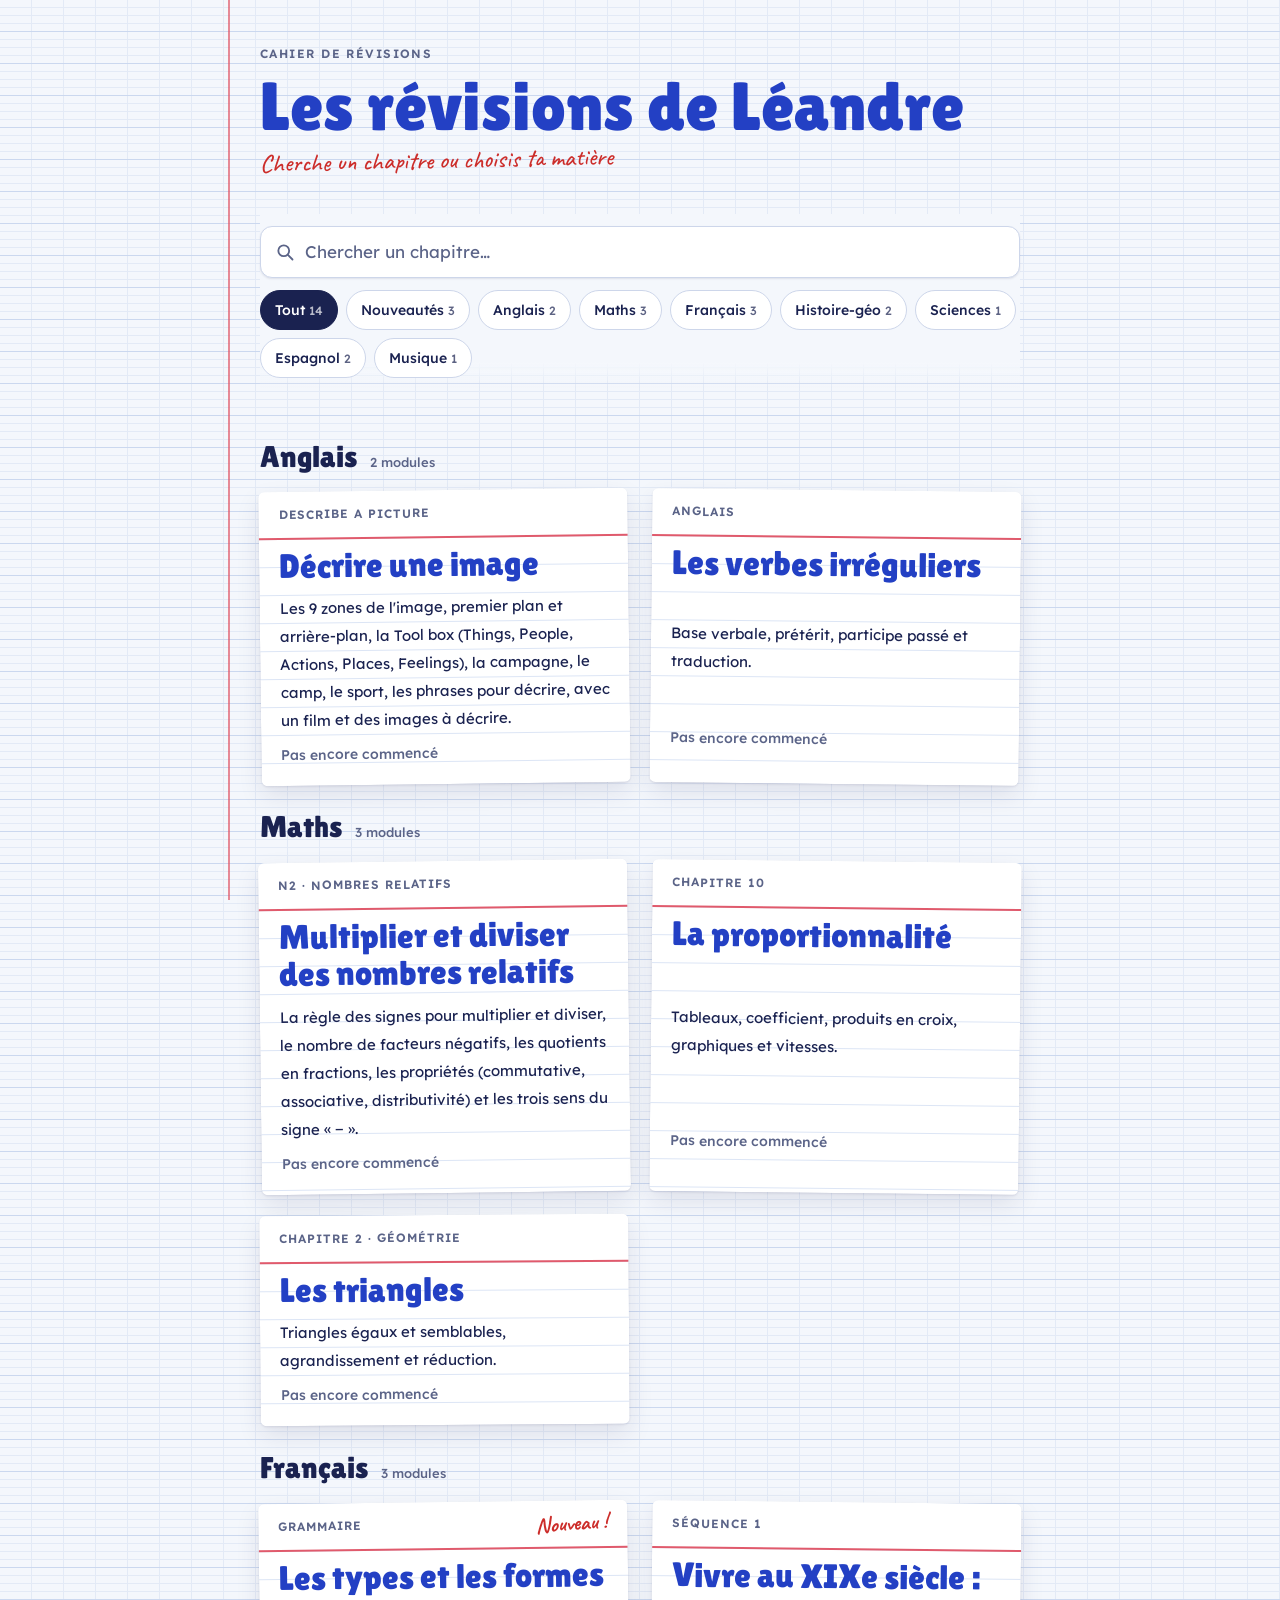
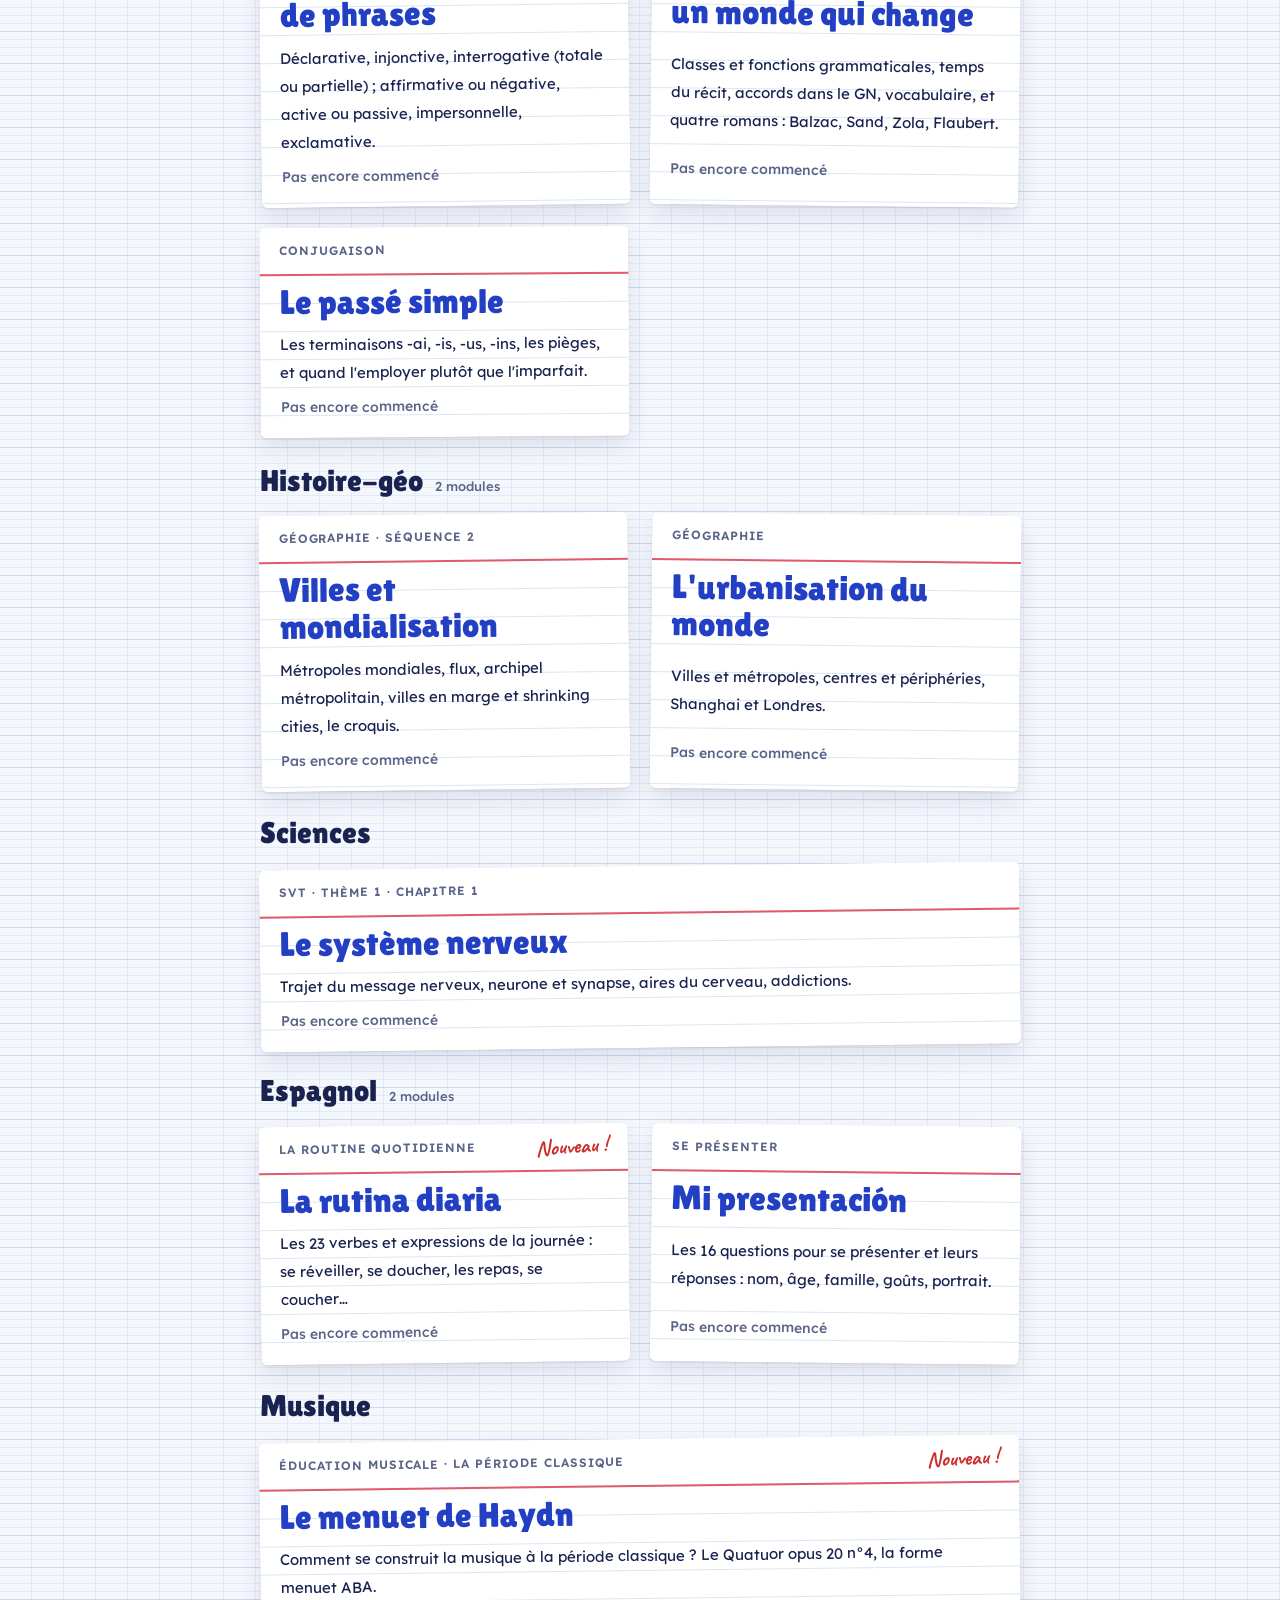
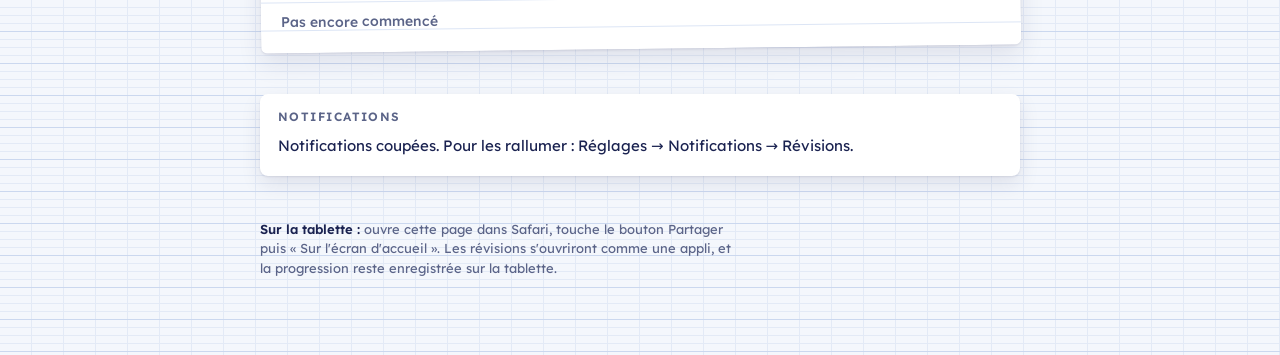
<file: index.html>
<!doctype html>
<html lang="fr">
<head>
<meta charset="utf-8">
<meta name="viewport" content="width=device-width,initial-scale=1,viewport-fit=cover">
<title>Les révisions de Léandre</title>
<link rel="manifest" href="manifest.webmanifest">
<link rel="apple-touch-icon" href="apple-touch-icon.png">
<link rel="icon" href="icon.svg" type="image/svg+xml">
<meta name="apple-mobile-web-app-capable" content="yes">
<meta name="mobile-web-app-capable" content="yes">
<meta name="apple-mobile-web-app-title" content="Révisions">
<meta name="theme-color" content="#2340C4">
<link rel="preconnect" href="https://fonts.googleapis.com">
<link rel="preconnect" href="https://fonts.gstatic.com" crossorigin>
<link rel="stylesheet" href="https://fonts.googleapis.com/css2?family=Caveat:wght@500;700&family=Lexend:wght@400;500;600;700&family=Lilita+One&display=swap">
<style>
:root{
  --paper:#F4F7FC; --sheet:#FFFFFF; --rule:#E3EAF6; --rule-strong:#CBD8EF; --card-rule:#DCE5F5;
  --margin:#E05A6C; --ink:#1A2250; --muted:#5B6488; --line:#CDD6EA; --pen:#2340C4; --red:#CC2D2A;
  --hl-1:#C2F4A0; --hl-2:#FFD98C; --hl-3:#FFB6D9; --shadow:rgba(26,34,80,.10);
  --f-display:"Lilita One","Arial Rounded MT Bold","Trebuchet MS",system-ui,sans-serif;
  --f-body:"Lexend",system-ui,-apple-system,"Segoe UI",Roboto,sans-serif;
  --f-hand:"Caveat","Segoe Print","Bradley Hand","Comic Sans MS",cursive;
  color-scheme:light;
}
@media (prefers-color-scheme: dark){
  :root:not([data-theme="light"]){
    --paper:#13201E; --sheet:#1B2B29; --rule:rgba(210,235,226,.045); --rule-strong:rgba(210,235,226,.09); --card-rule:rgba(210,235,226,.08);
    --margin:#C95A69; --ink:#E9F1EE; --muted:#9CB1AA; --line:rgba(210,235,226,.16); --pen:#9DB5FF; --red:#FF857C;
    --hl-1:#2E5627; --hl-2:#674A17; --hl-3:#68294A; --shadow:rgba(0,0,0,.35); color-scheme:dark;
  }
}
:root[data-theme="dark"]{
  --paper:#13201E; --sheet:#1B2B29; --rule:rgba(210,235,226,.045); --rule-strong:rgba(210,235,226,.09); --card-rule:rgba(210,235,226,.08);
  --margin:#C95A69; --ink:#E9F1EE; --muted:#9CB1AA; --line:rgba(210,235,226,.16); --pen:#9DB5FF; --red:#FF857C;
  --hl-1:#2E5627; --hl-2:#674A17; --hl-3:#68294A; --shadow:rgba(0,0,0,.35); color-scheme:dark;
}
*,*::before,*::after{box-sizing:border-box}
body{
  margin:0; padding:env(safe-area-inset-top,0) 20px env(safe-area-inset-bottom,0);
  background-color:var(--paper);
  background-image:
    repeating-linear-gradient(180deg, transparent 0 31px, var(--rule-strong) 31px 32px),
    repeating-linear-gradient(180deg, transparent 0 7px, var(--rule) 7px 8px),
    repeating-linear-gradient(90deg, transparent 0 31px, var(--rule) 31px 32px);
  color:var(--ink); font-family:var(--f-body); font-size:16px; line-height:1.5; min-height:100vh;
}
body::before{content:""; position:fixed; top:0; bottom:0; z-index:-1; left:max(8px, calc(50% - 412px)); width:2px; background:var(--margin); opacity:.7}
.app{max-width:760px; margin:0 auto; padding-block:40px 64px}
.eyebrow{font-size:12px; font-weight:600; letter-spacing:.12em; text-transform:uppercase; color:var(--muted)}
h1{font-family:var(--f-display); font-weight:400; font-size:clamp(44px,11vw,68px); line-height:1; margin:8px 0 0; color:var(--pen); text-wrap:balance}
.hand{font-family:var(--f-hand); font-size:25px; font-weight:500; color:var(--red); margin:6px 0 0; transform:rotate(-1.2deg); transform-origin:left center}
.mods{display:grid; gap:22px; grid-template-columns:repeat(auto-fit,minmax(260px,1fr)); margin:36px 0 40px}
.mod{
  display:grid; grid-template-rows:46px auto; row-gap:10px; padding:0 20px 20px; color:var(--ink); text-decoration:none;
  background:
    linear-gradient(var(--margin),var(--margin)) 0 46px / 100% 2px no-repeat,
    linear-gradient(var(--sheet),var(--sheet)) 0 0 / 100% 46px no-repeat,
    repeating-linear-gradient(180deg, transparent 0 27px, var(--card-rule) 27px 28px) 0 20px,
    var(--sheet);
  border-radius:6px; box-shadow:0 1px 2px var(--shadow), 0 10px 24px var(--shadow);
  transform:rotate(var(--r,0deg)); transition:transform .2s ease, box-shadow .2s ease;
}
.mod:hover,.mod:focus-visible{transform:rotate(0) translateY(-3px); box-shadow:0 2px 4px var(--shadow), 0 16px 30px var(--shadow)}
.mod:focus-visible{outline:3px solid var(--pen); outline-offset:3px}
.top{display:flex; align-items:center; justify-content:space-between; gap:10px}
.tag{font-size:12px; font-weight:700; letter-spacing:.1em; text-transform:uppercase; padding:2px 9px; background:var(--hl); border-radius:2px 8px 3px 7px; transform:rotate(-1.5deg)}
.go{font-family:var(--f-hand); font-size:22px; font-weight:700; color:var(--red); transform:rotate(-3deg)}
.k{font-family:var(--f-display); font-size:34px; line-height:1.1; color:var(--pen)}
.d{line-height:28px; font-size:15px; margin:0}
.tip{font-size:13px; color:var(--muted); line-height:1.5; max-width:60ch}
.tip b{color:var(--ink); font-weight:600}
.sub{display:flex; align-items:baseline; gap:12px; margin:40px 0 0}
.sub h2{font-family:var(--f-display); font-weight:400; font-size:30px; line-height:1; margin:0; color:var(--ink)}
.sub .n{font-size:13px; color:var(--muted); font-weight:500}
.mods{margin:18px 0 0}
.new{font-family:var(--f-hand); font-size:22px; font-weight:700; color:var(--red); transform:rotate(-3deg)}
.ch{font-size:12px; font-weight:600; letter-spacing:.08em; text-transform:uppercase; color:var(--muted)}
.top .ch{min-width:0; overflow:hidden; text-overflow:ellipsis; white-space:nowrap}
.top .new{flex:none}
.st{display:flex; align-items:center; gap:10px; font-size:14px; font-weight:500; color:var(--muted)}
.st.due{color:var(--pen); font-weight:600}
.st .bar{flex:none; width:64px; height:8px; border-radius:99px; background:linear-gradient(90deg, var(--pen) var(--p), var(--line) var(--p))}
.mod{-webkit-tap-highlight-color:transparent}
.mod:active{transform:rotate(0) scale(.98)}
.chip{-webkit-tap-highlight-color:transparent; touch-action:manipulation}
.chip:active{transform:scale(.96)}
.tip{margin-top:44px}
.find{display:grid; gap:12px; margin:30px 0 0; position:sticky; top:0; z-index:2; padding:12px 0 10px; background:linear-gradient(var(--paper) 85%, transparent)}
.srch{display:flex; align-items:center; gap:10px; background:var(--sheet); border:1.5px solid var(--line); border-radius:12px; padding:0 14px; min-height:52px; box-shadow:0 1px 2px var(--shadow)}
.srch:focus-within{border-color:var(--pen); box-shadow:0 0 0 3px color-mix(in srgb, var(--pen) 18%, transparent)}
.srch svg{width:20px; height:20px; flex:none; fill:none; stroke:var(--muted); stroke-width:2.2; stroke-linecap:round}
.srch input{flex:1; min-width:0; border:0; outline:0; background:transparent; color:var(--ink); font:500 17px var(--f-body); padding:12px 0}
.srch input::placeholder{color:var(--muted); font-weight:400}
.chips{display:flex; flex-wrap:wrap; gap:8px}
.chip{font:500 14px var(--f-body); padding:8px 14px; min-height:40px; border-radius:999px; border:1.5px solid var(--line); background:var(--sheet); color:var(--ink); cursor:pointer}
.chip:hover{border-color:var(--ink)}
.chip[aria-pressed="true"]{background:var(--ink); color:var(--sheet); border-color:var(--ink)}
.chip small{font-size:12px; opacity:.7; margin-left:4px}
.count{font-size:13px; color:var(--muted); margin:6px 0 0; min-height:20px}
.sr{position:absolute; width:1px; height:1px; overflow:hidden; clip:rect(0 0 0 0); white-space:nowrap}
mark{background:var(--hl-2); color:inherit; border-radius:3px; padding:0 1px}
.empty{background:var(--sheet); border-radius:8px; padding:18px; margin-top:24px; box-shadow:0 1px 2px var(--shadow)}
.empty b{font-family:var(--f-display); font-weight:400; font-size:24px; color:var(--pen); display:block}
.sub{margin-top:28px}
.pushbox{background:var(--sheet); border-radius:8px; padding:14px 18px 16px; margin-top:44px; box-shadow:0 1px 2px var(--shadow), 0 8px 20px var(--shadow); display:grid; gap:6px}
.pushbox .label{font-size:12px; letter-spacing:.12em; text-transform:uppercase; font-weight:600; color:var(--muted); margin:0}
.pushbox .d{margin:0}
.pushbox b{color:var(--ok, #0F8456); font-weight:600}
.pbtns{display:flex; flex-wrap:wrap; gap:8px; margin-top:4px}
.chip.on{background:var(--pen); color:var(--sheet); border-color:var(--pen); font-weight:600}
.chip:disabled{opacity:.5}
.pmsg{font-size:13px; color:var(--muted); margin:0; min-height:0}
.pmsg:empty{display:none}
</style>
</head>
<body>
<main class="app">
  <span class="eyebrow">Cahier de révisions</span>
  <h1>Les révisions de Léandre</h1>
  <p class="hand">Cherche un chapitre ou choisis ta matière</p>

  <div class="find">
    <label class="srch"><svg viewBox="0 0 24 24" aria-hidden="true"><circle cx="10.5" cy="10.5" r="6.5"/><path d="M15.5 15.5L21 21"/></svg><span class="sr">Chercher un module</span><input id="q" type="search" placeholder="Chercher un chapitre…" autocomplete="off" autocorrect="off" spellcheck="false" enterkeyhint="search"></label>
    <div class="chips" id="mats" role="group" aria-label="Matières"></div>
  </div>
  <p class="count" id="count" aria-live="polite"></p>
  <div id="list"><p class="d">Chargement…</p></div>

  <section class="pushbox" id="push" hidden></section>

  <p class="tip"><b>Sur la tablette :</b> ouvre cette page dans Safari, touche le bouton Partager puis « Sur l'écran d'accueil ». Les révisions s'ouvriront comme une appli, et la progression reste enregistrée sur la tablette.</p>
</main>
<script src="lib/home.js"></script>
<script src="lib/push.js"></script>
</body>
</html>
</file>
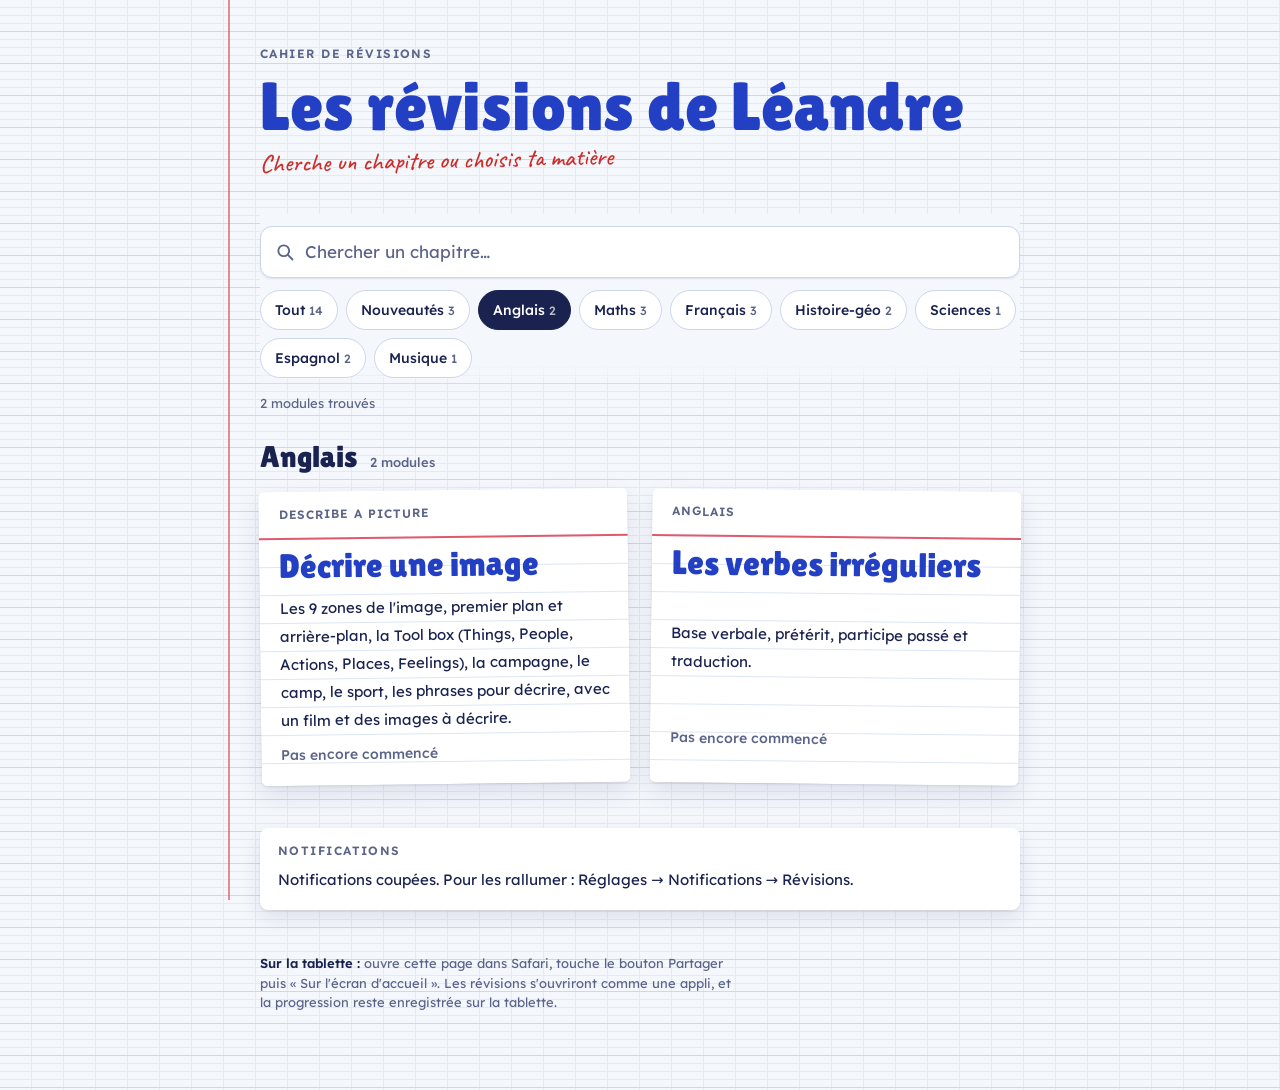
<file: anglais/index.html>
<!doctype html>
<html lang="fr"><head><meta charset="utf-8"><title>Révisions</title>
<meta http-equiv="refresh" content="0; url=../?m=anglais">
<script>location.replace("../?m=anglais");</script></head>
<body><a href="../?m=anglais">Aller aux révisions</a></body></html>
</file>
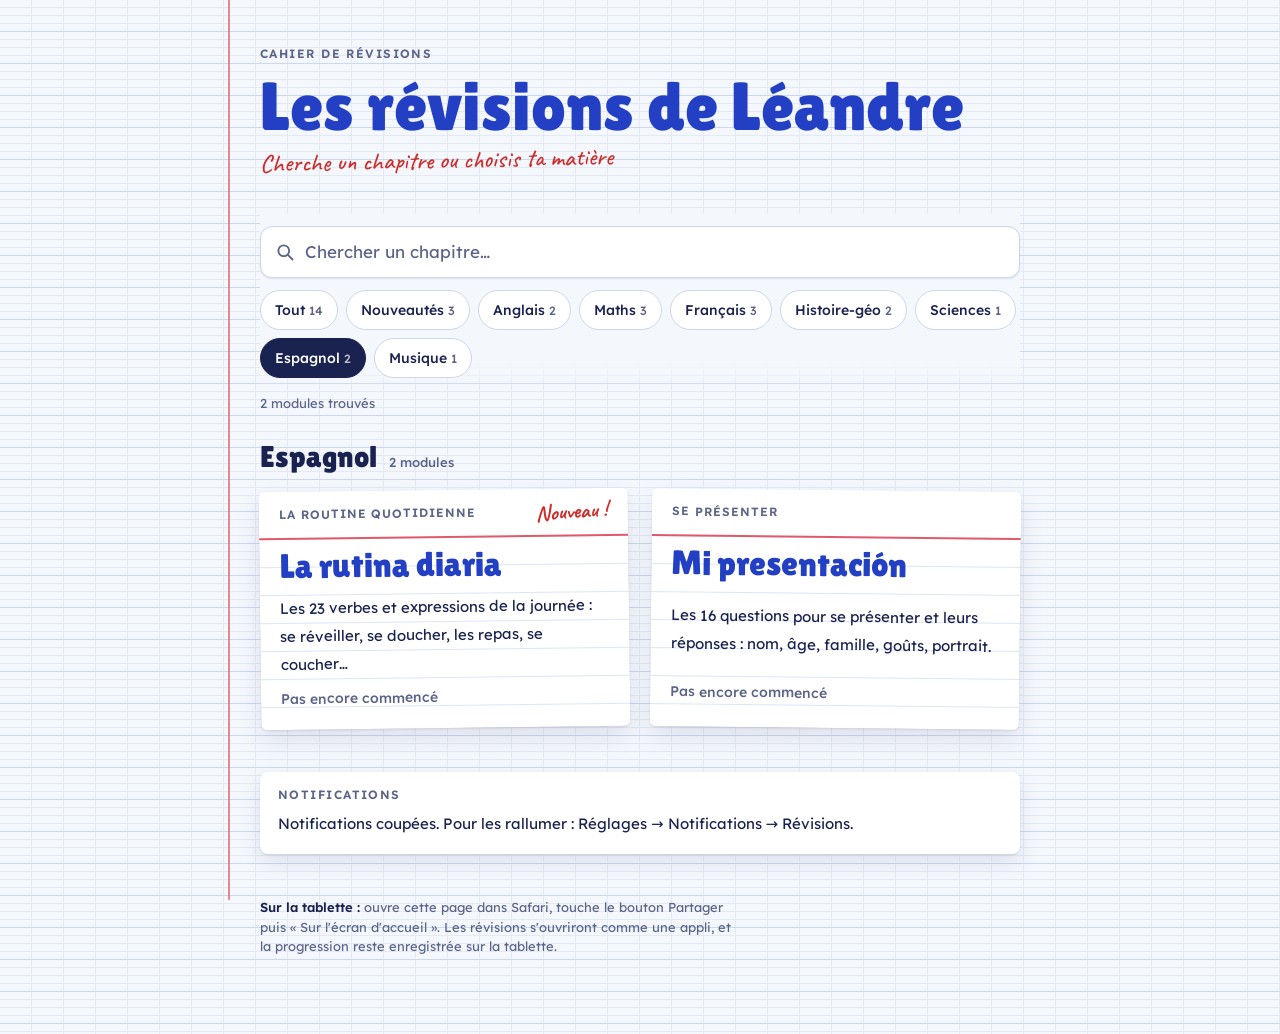
<file: espagnol/index.html>
<!doctype html>
<html lang="fr"><head><meta charset="utf-8"><title>Révisions</title>
<meta http-equiv="refresh" content="0; url=../?m=espagnol">
<script>location.replace("../?m=espagnol");</script></head>
<body><a href="../?m=espagnol">Aller aux révisions</a></body></html>
</file>
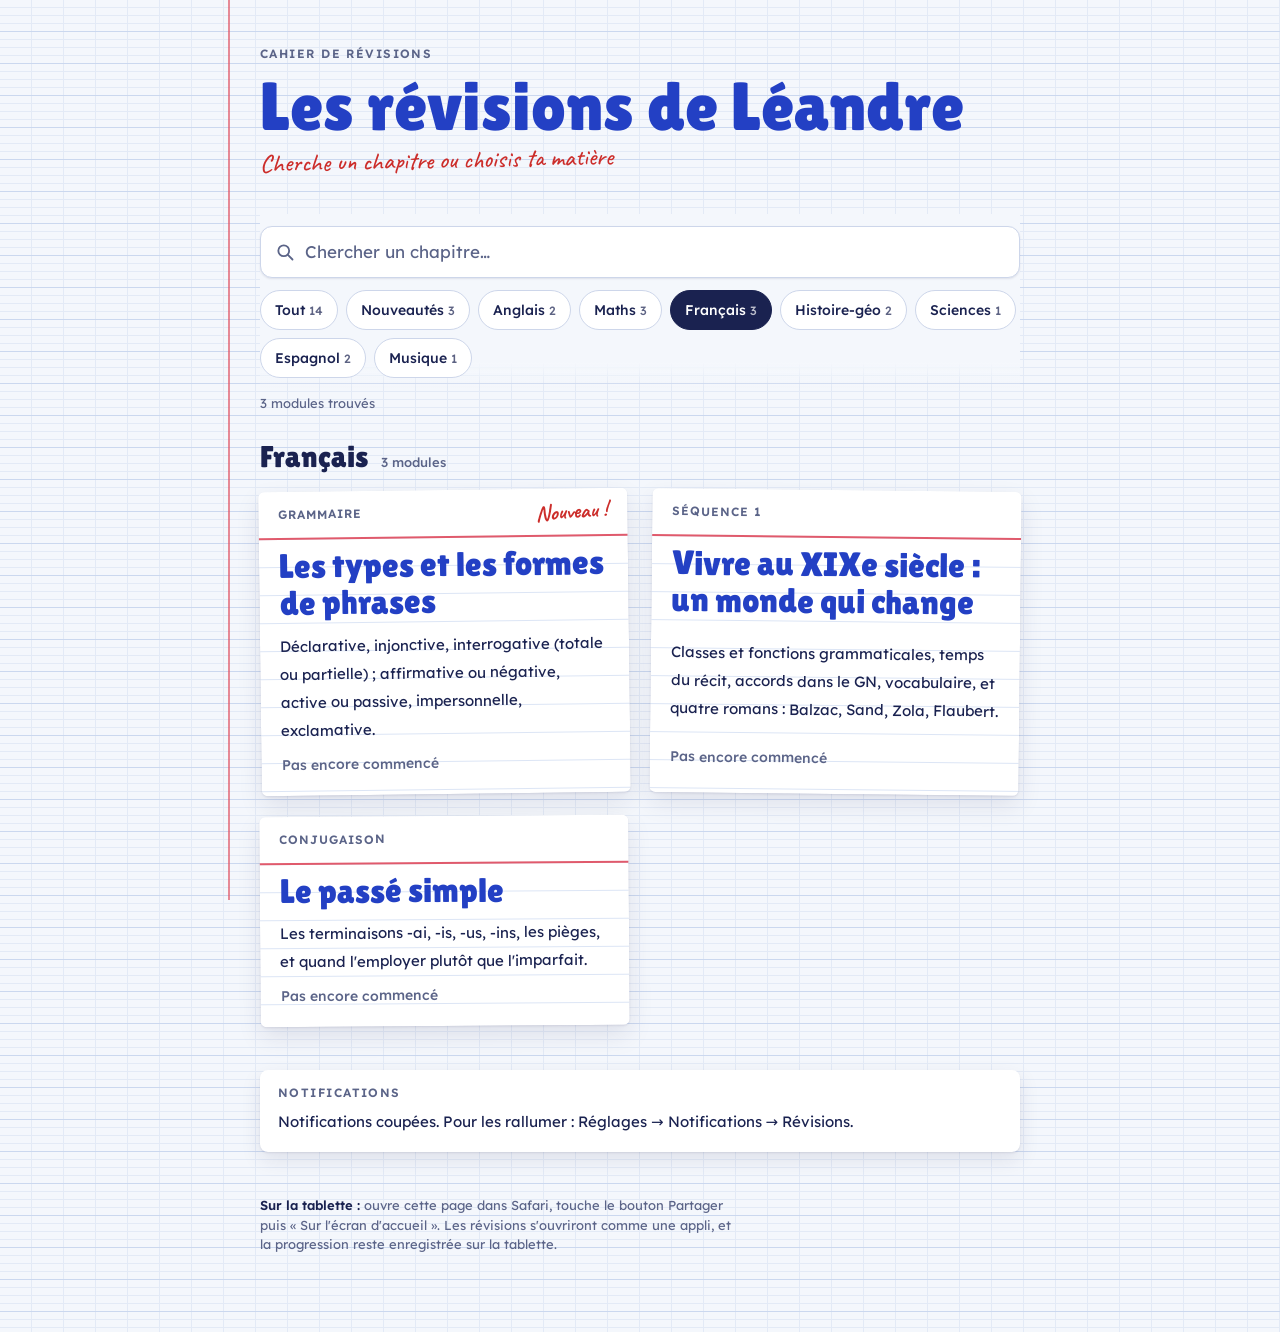
<file: francais/index.html>
<!doctype html>
<html lang="fr"><head><meta charset="utf-8"><title>Révisions</title>
<meta http-equiv="refresh" content="0; url=../?m=francais">
<script>location.replace("../?m=francais");</script></head>
<body><a href="../?m=francais">Aller aux révisions</a></body></html>
</file>
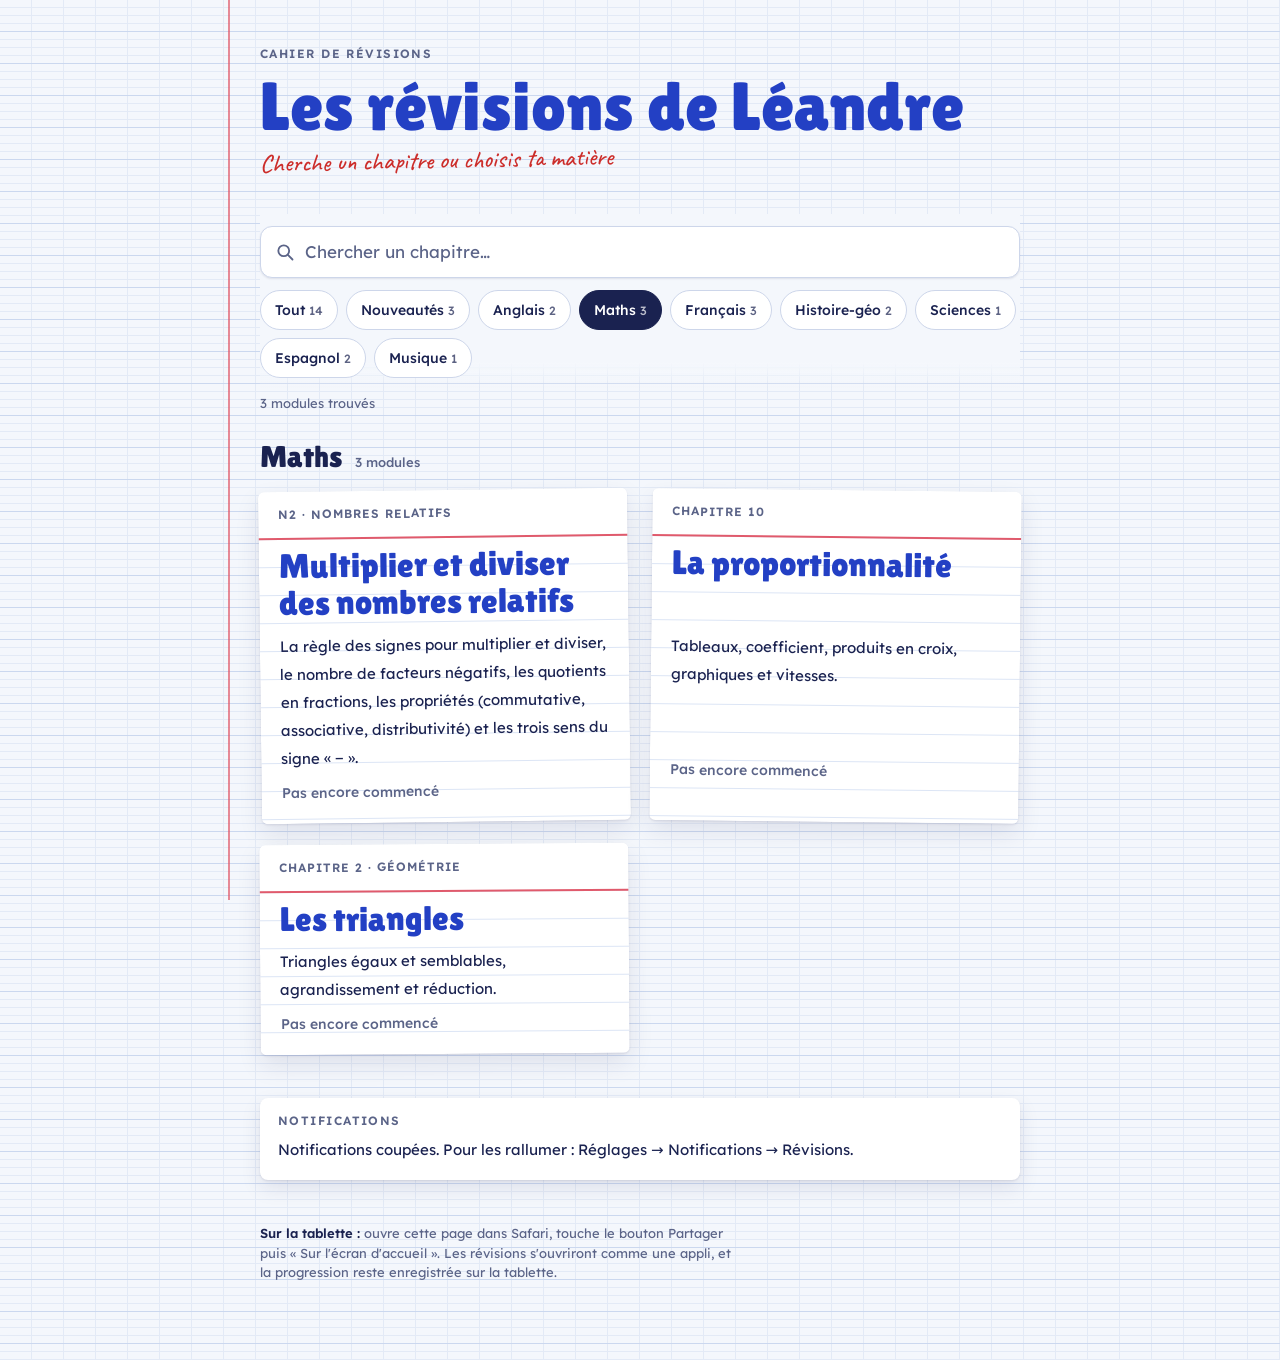
<file: maths/index.html>
<!doctype html>
<html lang="fr"><head><meta charset="utf-8"><title>Révisions</title>
<meta http-equiv="refresh" content="0; url=../?m=maths">
<script>location.replace("../?m=maths");</script></head>
<body><a href="../?m=maths">Aller aux révisions</a></body></html>
</file>
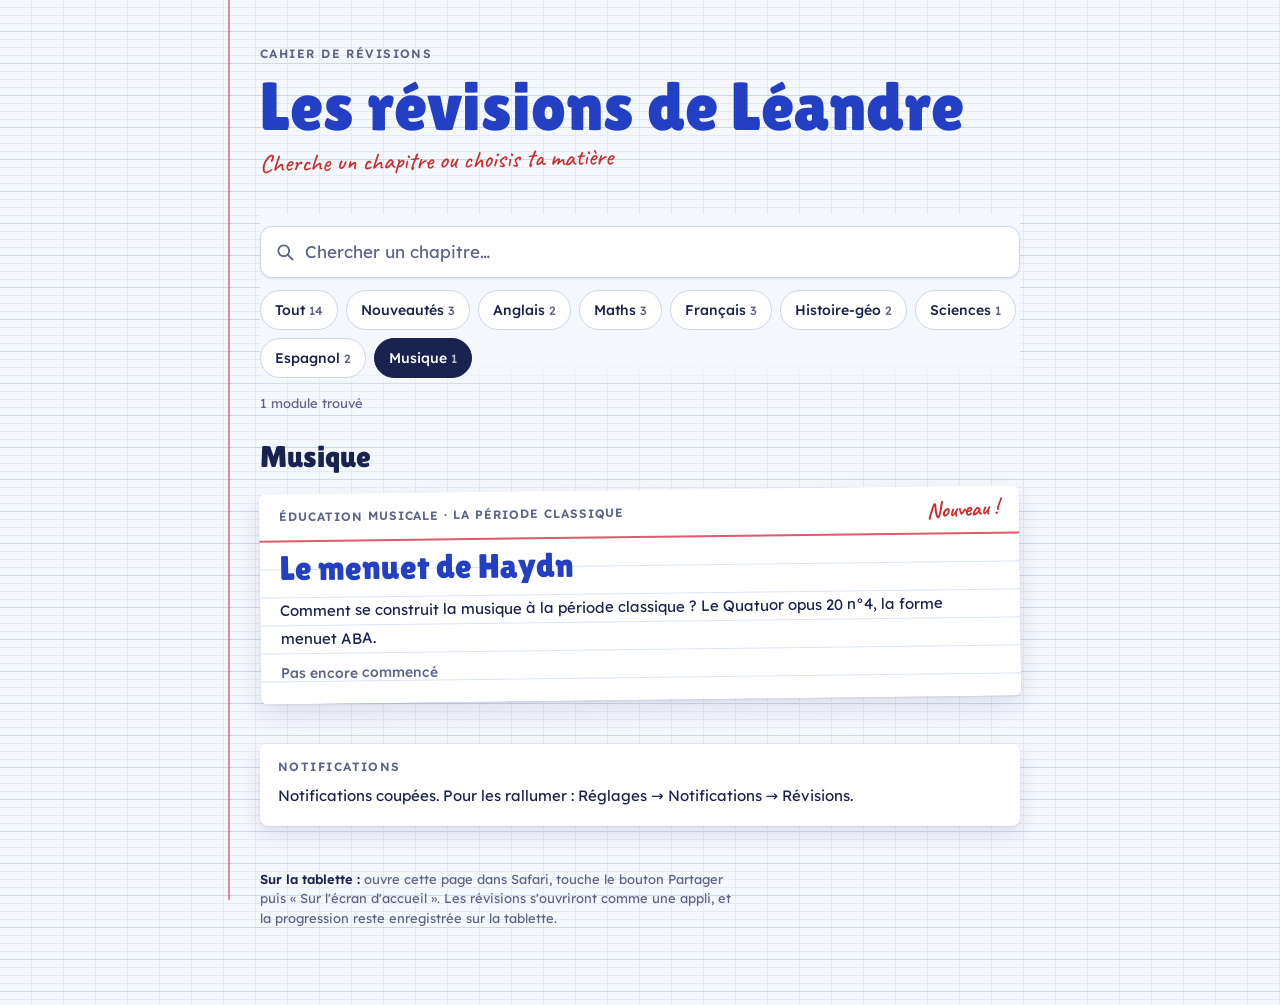
<file: musique/index.html>
<!doctype html>
<html lang="fr"><head><meta charset="utf-8"><title>Révisions</title>
<meta http-equiv="refresh" content="0; url=../?m=musique">
<script>location.replace("../?m=musique");</script></head>
<body><a href="../?m=musique">Aller aux révisions</a></body></html>
</file>
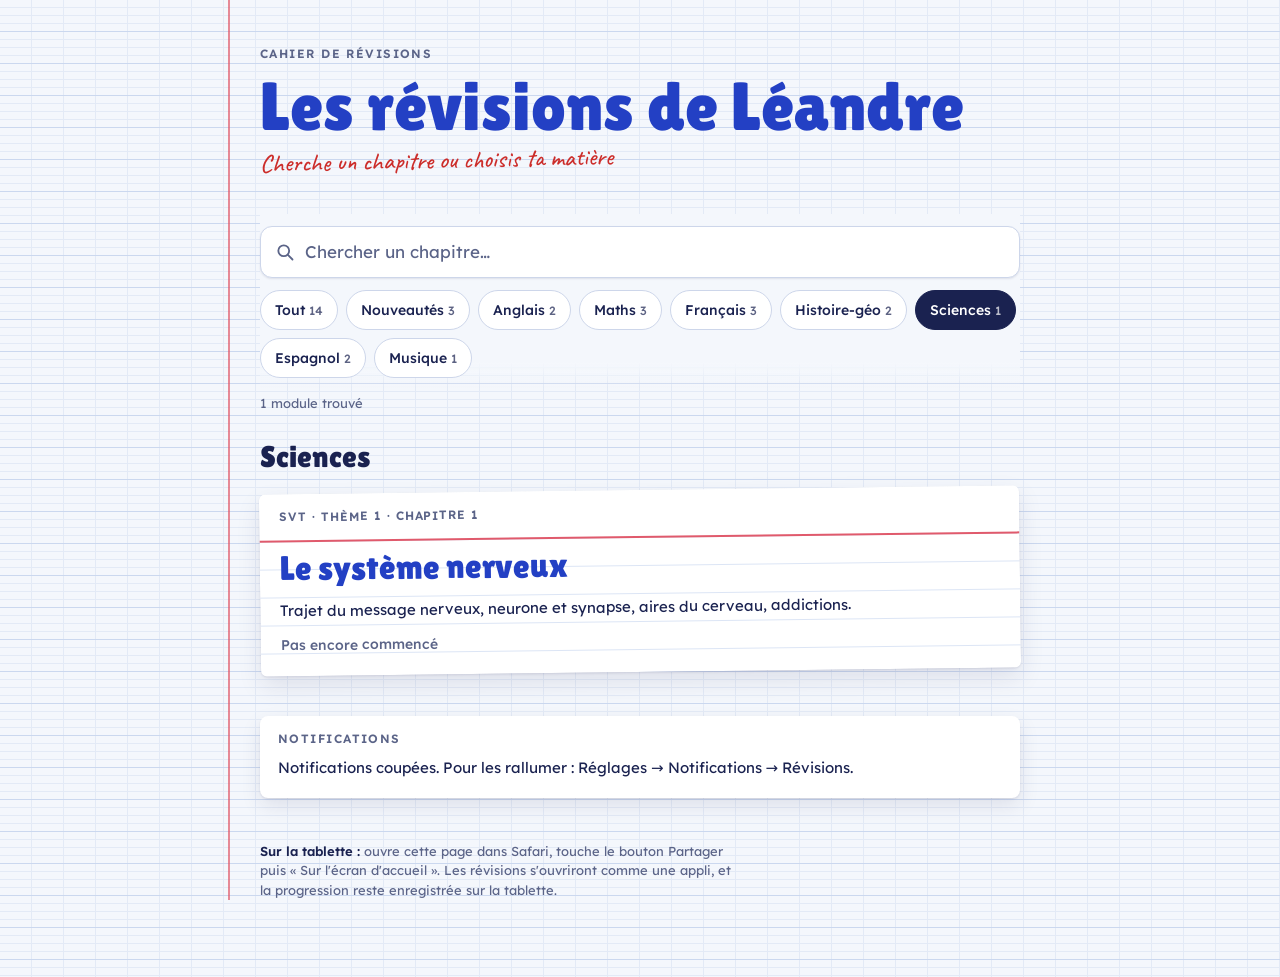
<file: sciences/index.html>
<!doctype html>
<html lang="fr"><head><meta charset="utf-8"><title>Révisions</title>
<meta http-equiv="refresh" content="0; url=../?m=sciences">
<script>location.replace("../?m=sciences");</script></head>
<body><a href="../?m=sciences">Aller aux révisions</a></body></html>
</file>
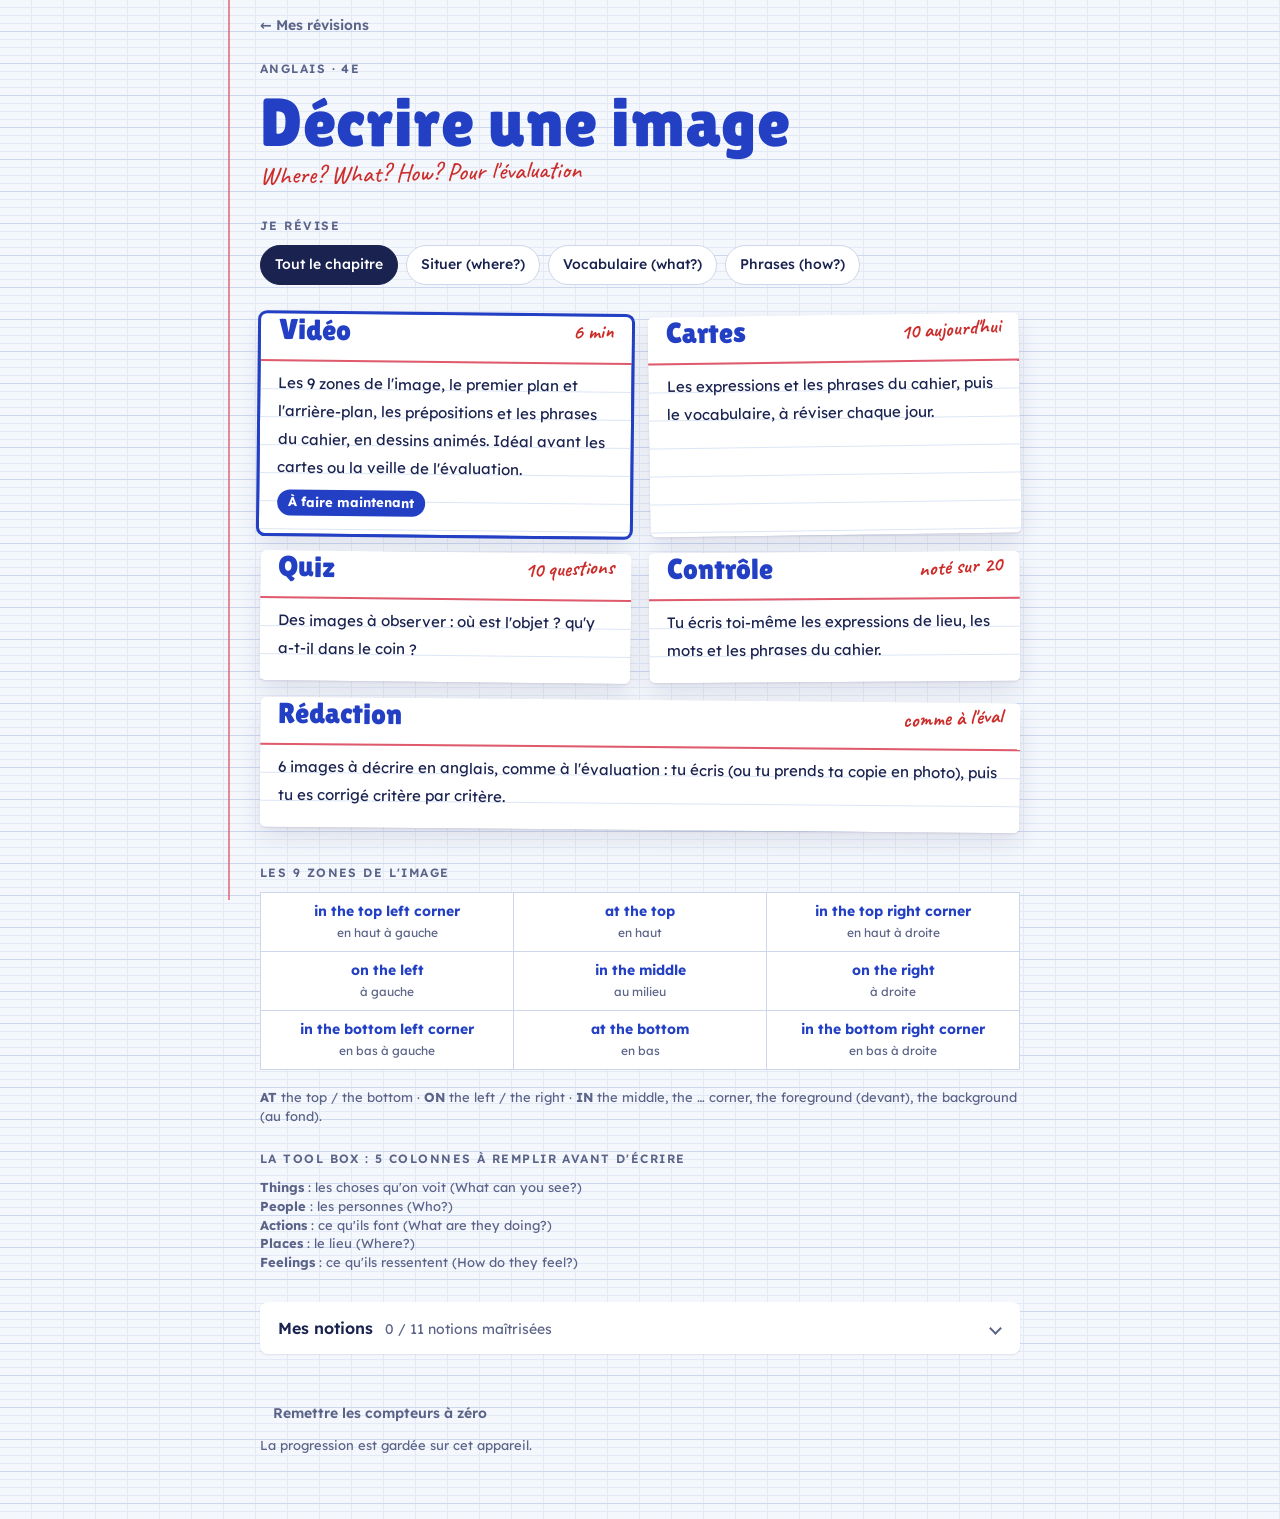
<file: anglais/decrire-une-image/index.html>
<!doctype html>
<html lang="fr">
<head>
<meta charset="utf-8">
<meta name="viewport" content="width=device-width,initial-scale=1,viewport-fit=cover">
<title>Révisions</title>
<link rel="manifest" href="../../manifest.webmanifest">
<link rel="icon" href="../../icon.svg" type="image/svg+xml">
<link rel="apple-touch-icon" href="../../apple-touch-icon.png">
<meta name="apple-mobile-web-app-capable" content="yes">
<meta name="mobile-web-app-capable" content="yes">
<meta name="theme-color" content="#2340C4">
<link rel="preconnect" href="https://fonts.googleapis.com">
<link rel="preconnect" href="https://fonts.gstatic.com" crossorigin>
<link rel="stylesheet" href="https://fonts.googleapis.com/css2?family=Caveat:wght@500;700&family=Lexend:wght@400;500;600;700&family=Lilita+One&display=swap">
<link rel="stylesheet" href="../../lib/revision.css">
</head>
<body>
<div class="site-wrap"><a class="site-back" href="../../">← Mes révisions</a></div>
<div class="app" id="screen"></div>
<script src="../../lib/revision.js"></script>
<script src="../../lib/lesson.js"></script>
<script src="module.js"></script>
</body>
</html>
</file>
<file: lib/revision.css>
/* Moteur de révision — styles communs à tous les modules. Ne pas mettre de style propre à un module ici. */
/* Une colonne posée sur une page de cahier Seyès ; chaque jeu est une fiche bristol (marge rouge en haut, lignes bleues). La nuit, le cahier devient une ardoise. */
:root{
  --paper:#F4F7FC;
  --sheet:#FFFFFF;
  --rule:#E3EAF6;
  --rule-strong:#CBD8EF;
  --card-rule:#DCE5F5;
  --margin:#E05A6C;
  --ink:#1A2250;
  --muted:#5B6488;
  --line:#CDD6EA;
  --pen:#2340C4;
  --pen-soft:#E2E8FF;
  --red:#CC2D2A;
  --red-soft:#FCE6E5;
  --ok:#0F8456;
  --ok-soft:#DAF3E6;
  --hl-1:#C2F4A0;
  --hl-2:#FFD98C;
  --hl-3:#FFB6D9;
  --lv-1:#3E9B3A;
  --lv-2:#D98A00;
  --lv-3:#D23F86;
  --shadow:rgba(26,34,80,.10);
  --f-display:"Lilita One","Arial Rounded MT Bold","Trebuchet MS",system-ui,sans-serif;
  --f-body:"Lexend",system-ui,-apple-system,"Segoe UI",Roboto,sans-serif;
  --f-hand:"Caveat","Segoe Print","Bradley Hand","Comic Sans MS",cursive;
}
@media (prefers-color-scheme: dark){
  :root:not([data-theme="light"]){
    --paper:#13201E; --sheet:#1B2B29; --rule:rgba(210,235,226,.045); --rule-strong:rgba(210,235,226,.09); --card-rule:rgba(210,235,226,.08);
    --margin:#C95A69; --ink:#E9F1EE; --muted:#9CB1AA; --line:rgba(210,235,226,.16); --pen:#9DB5FF; --pen-soft:rgba(157,181,255,.16);
    --red:#FF857C; --red-soft:rgba(255,133,124,.13); --ok:#62D9A2; --ok-soft:rgba(98,217,162,.13);
    --hl-1:#2E5627; --hl-2:#674A17; --hl-3:#68294A; --lv-1:#74C96A; --lv-2:#F2B13F; --lv-3:#F27DB8; --shadow:rgba(0,0,0,.35);
    color-scheme:dark;
  }
}
:root[data-theme="dark"]{
  --paper:#13201E; --sheet:#1B2B29; --rule:rgba(210,235,226,.045); --rule-strong:rgba(210,235,226,.09); --card-rule:rgba(210,235,226,.08);
  --margin:#C95A69; --ink:#E9F1EE; --muted:#9CB1AA; --line:rgba(210,235,226,.16); --pen:#9DB5FF; --pen-soft:rgba(157,181,255,.16);
  --red:#FF857C; --red-soft:rgba(255,133,124,.13); --ok:#62D9A2; --ok-soft:rgba(98,217,162,.13);
  --hl-1:#2E5627; --hl-2:#674A17; --hl-3:#68294A; --lv-1:#74C96A; --lv-2:#F2B13F; --lv-3:#F27DB8; --shadow:rgba(0,0,0,.35);
  color-scheme:dark;
}

*,*::before,*::after{box-sizing:border-box}
body{
  margin:0;
  padding-inline:20px;
  background-color:var(--paper);
  background-image:
    repeating-linear-gradient(180deg, transparent 0 31px, var(--rule-strong) 31px 32px),
    repeating-linear-gradient(180deg, transparent 0 7px, var(--rule) 7px 8px),
    repeating-linear-gradient(90deg, transparent 0 31px, var(--rule) 31px 32px);
  color:var(--ink);
  font-family:var(--f-body);
  font-size:16px;
  line-height:1.5;
}
body::before{
  content:""; position:fixed; top:0; bottom:0; z-index:-1;
  left:max(8px, calc(50% - 412px)); width:2px; background:var(--margin); opacity:.7; pointer-events:none;
}
.app{max-width:760px; margin:0 auto; padding-block:24px 64px}
button{font:inherit}
:focus-visible{outline:3px solid var(--pen); outline-offset:2px}

/* En-tête */
.hd{display:grid; gap:2px; margin-bottom:8px}
.eyebrow{font-size:12px; font-weight:600; letter-spacing:.12em; text-transform:uppercase; color:var(--muted)}
h1{font-family:var(--f-display); font-weight:400; font-size:clamp(44px,11vw,68px); line-height:1; margin:8px 0 0; color:var(--pen); text-wrap:balance; letter-spacing:.01em}
.hand-note{font-family:var(--f-hand); font-size:25px; font-weight:500; color:var(--red); line-height:1.15; margin:4px 0 0; transform:rotate(-1.2deg); transform-origin:left center}
.jx{justify-self:start; margin-top:10px; font-size:13px; font-weight:600; padding:4px 10px; border-radius:999px; background:var(--sheet); border:1.5px solid var(--line); color:var(--ink); font-variant-numeric:tabular-nums}

/* Progression */
.prog{display:grid; gap:8px; margin:20px 0 26px}
.prog-n{font-weight:500}
.prog-n b{font-family:var(--f-display); font-weight:400; font-size:24px; color:var(--pen)}
.cells{display:flex; flex-wrap:wrap; gap:5px}
.cell{width:22px; height:22px; border:1.5px solid var(--ink); border-radius:4px; background:linear-gradient(to top, var(--pen) var(--p,0%), var(--sheet) var(--p,0%))}
.fine{font-size:13px; color:var(--muted); margin:0; line-height:1.45}

/* Commun */
.label{font-size:12px; letter-spacing:.12em; text-transform:uppercase; font-weight:600; color:var(--muted); margin:0}
.sec{display:grid; gap:10px; margin:0 0 30px}
.sec-h{display:flex; align-items:center; justify-content:space-between; gap:12px; flex-wrap:wrap}
.chips{display:flex; flex-wrap:wrap; gap:8px}
.chip{font-size:14px; font-weight:500; padding:8px 14px; min-height:40px; border-radius:999px; border:1.5px solid var(--line); background:var(--sheet); color:var(--ink); cursor:pointer}
.chip:hover{border-color:var(--ink)}
.chip[aria-pressed="true"]{background:var(--ink); color:var(--sheet); border-color:var(--ink)}
.btn{font-weight:600; font-size:15px; min-height:46px; padding:10px 18px; border-radius:10px; border:1.5px solid var(--ink); background:var(--sheet); color:var(--ink); cursor:pointer; display:inline-flex; align-items:center; justify-content:center; gap:8px; text-decoration:none}
.btn:hover{background:var(--pen-soft)}
.btn.primary{background:var(--pen); border-color:var(--pen); color:var(--sheet)}
.btn.primary:hover{filter:brightness(1.08); background:var(--pen)}
.btn.ghost{border-color:transparent; background:transparent; color:var(--muted)}
.btn.ghost:hover{color:var(--ink); background:transparent; text-decoration:underline}
.btn.small{min-height:38px; padding:6px 12px; font-size:14px}
.btn:disabled{opacity:.4; cursor:default}
.btn svg{flex:none}
.tag{display:inline-block; font-size:12px; font-weight:700; letter-spacing:.1em; text-transform:uppercase; padding:2px 9px; background:var(--hl); color:var(--ink); border-radius:2px 8px 3px 7px; transform:rotate(-1.5deg)}
.l1{--hl:var(--hl-1); --lv:var(--lv-1)} .l2{--hl:var(--hl-2); --lv:var(--lv-2)} .l3{--hl:var(--hl-3); --lv:var(--lv-3)}
.w{font-family:var(--f-display); font-weight:400; color:var(--pen); font-size:1.3em; letter-spacing:.01em; white-space:nowrap}
.muted{color:var(--muted)}

/* Fiche bristol : marge rouge à 46px, lignes bleues tous les 28px */
.bristol{
  background:
    linear-gradient(var(--margin),var(--margin)) 0 46px / 100% 2px no-repeat,
    linear-gradient(var(--sheet),var(--sheet)) 0 0 / 100% 46px no-repeat,
    repeating-linear-gradient(180deg, transparent 0 27px, var(--card-rule) 27px 28px) 0 20px,
    var(--sheet);
  border-radius:6px;
  box-shadow:0 1px 2px var(--shadow), 0 10px 24px var(--shadow);
}
.fhead{height:46px; display:flex; align-items:center; gap:12px}
.fhead .push{margin-left:auto}

/* Choix des jeux */
.modes{display:grid; gap:18px; grid-template-columns:repeat(auto-fit,minmax(200px,1fr)); margin:14px 0 34px}
.mode{text-align:left; color:var(--ink); border:0; cursor:pointer; padding:0 18px 18px; display:grid; grid-template-rows:46px auto; row-gap:10px; transform:rotate(var(--r,0deg)); transition:transform .2s ease, box-shadow .2s ease}
.mode:hover{transform:rotate(0deg) translateY(-3px); box-shadow:0 2px 4px var(--shadow), 0 16px 30px var(--shadow)}
.mode-top{display:flex; align-items:center; justify-content:space-between; gap:8px}
.mode-k{font-family:var(--f-display); font-size:29px; line-height:1; color:var(--pen)}
.mode-x{font-family:var(--f-hand); font-size:21px; font-weight:700; color:var(--red); transform:rotate(-3deg); white-space:nowrap}
.mode-d{line-height:28px; font-size:15px}

/* Tableau de la liste */
.vt-wrap{overflow-x:auto; border-radius:8px; box-shadow:0 1px 2px var(--shadow), 0 8px 20px var(--shadow)}
.vt{background:var(--sheet); min-width:300px}
.vt-row{display:grid; grid-template-columns:minmax(0,1.15fr) minmax(0,1fr) minmax(0,1.1fr) 44px; gap:8px; align-items:center; padding:9px 14px; border-top:1px solid var(--line)}
.vt-head{font-size:11px; letter-spacing:.1em; text-transform:uppercase; font-weight:600; color:var(--muted); border-top:0; padding-block:12px 10px}
.vt-grp{padding:14px 14px 6px; border-top:1px solid var(--line)}
.vt-row .b{font-weight:600; overflow-wrap:anywhere}
.vt-row .fr{display:block; font-size:13px; color:var(--muted); font-weight:400; line-height:1.3}
.vt-row .f{overflow-wrap:anywhere}
.dots{display:flex; gap:4px; justify-content:flex-end}
.dots i{width:9px; height:9px; border-radius:50%; border:1.5px solid var(--pen)}
.dots i.on{background:var(--pen)}

/* Barre des jeux */
.bar{display:flex; align-items:center; gap:14px; margin:0 0 20px; flex-wrap:wrap}
.bar h2{font-family:var(--f-display); font-weight:400; font-size:34px; margin:0; color:var(--pen); line-height:1}
.bar .meta{margin-left:auto; color:var(--muted); font-weight:500; font-variant-numeric:tabular-nums}
.ctrls{display:flex; gap:10px; justify-content:space-between; align-items:center; flex-wrap:wrap; margin-top:18px}
.ctrls.center{justify-content:center}

/* Cartes */
.flash{perspective:1400px}
.flip{display:grid; cursor:pointer; transform-style:preserve-3d; -webkit-transform-style:preserve-3d; transition:transform .55s cubic-bezier(.3,.7,.25,1); border-radius:6px}
.flip.on{transform:rotateY(180deg)}
.face{grid-area:1 / 1; backface-visibility:hidden; -webkit-backface-visibility:hidden; display:flex; flex-direction:column; padding:0 22px 22px; min-height:320px}
.back{transform:rotateY(180deg)}
.fbody{flex:1; display:grid; place-items:center; align-content:center; gap:6px; text-align:center; padding-block:20px 6px}
.big{font-family:var(--f-display); font-size:clamp(52px,15vw,84px); line-height:1; color:var(--ink); overflow-wrap:anywhere}
.frl{font-size:19px; color:var(--muted)}
.hint{font-size:13px; color:var(--muted); margin-top:18px}
.forms{display:grid; grid-template-columns:repeat(3,minmax(0,1fr)); gap:12px; margin-top:26px}
.form{display:grid; gap:2px}
.flab{font-size:11px; letter-spacing:.1em; text-transform:uppercase; font-weight:600; color:var(--muted)}
.fw{font-family:var(--f-display); font-size:clamp(28px,6vw,36px); line-height:1.1; color:var(--pen); overflow-wrap:anywhere}
.back .frl{margin-top:14px}
.tip{font-family:var(--f-hand); font-size:24px; font-weight:500; color:var(--red); line-height:1.15; margin-top:12px}
@media (max-width:520px){
  .forms{grid-template-columns:1fr; gap:8px}
  .form{display:flex; justify-content:space-between; align-items:baseline; gap:12px; border-bottom:1px dashed var(--line); padding-bottom:6px}
  .form .fw{text-align:right}
}

/* Quiz */
.qcard,.copy,.result,.intro{padding:0 20px 22px}
.prompt{font-size:21px; line-height:30px; margin:22px 0 18px; text-wrap:balance}
.opts{display:grid; grid-template-columns:repeat(2,minmax(0,1fr)); gap:10px}
.opts.wide{grid-template-columns:1fr}
@media (max-width:480px){ .opts{grid-template-columns:1fr} }
.opt{font-size:18px; font-weight:500; text-align:left; padding:10px 14px; min-height:56px; border-radius:10px; border:1.5px solid var(--line); background:var(--sheet); color:var(--ink); cursor:pointer; display:flex; align-items:center; gap:12px}
.opt:hover:not(:disabled){border-color:var(--pen)}
.opt:disabled{cursor:default}
.opt .k{font-size:12px; font-weight:600; width:26px; height:26px; border-radius:50%; border:1.5px solid var(--line); display:grid; place-items:center; flex:none; color:var(--muted)}
.opt .t{min-width:0; overflow-wrap:anywhere}
.opt.good{border-color:var(--ok); background:var(--ok-soft)}
.opt.good .k{border-color:var(--ok); color:var(--ok)}
.opt.bad{border-color:var(--red); background:var(--red-soft)}
.opt.bad .t{text-decoration:line-through; text-decoration-color:var(--red)}
.fb{margin-top:16px; display:grid; gap:6px; justify-items:start}
.fb:empty{display:none}
.remark{font-family:var(--f-hand); font-size:32px; font-weight:700; line-height:1}
.remark.ok{color:var(--ok)} .remark.ko{color:var(--red)}
.fullline{font-size:16px}
.fullline b{font-weight:600}
.streak{font-family:var(--f-hand); font-size:22px; font-weight:700; color:var(--ok); transform:rotate(-2deg)}
.score{font-variant-numeric:tabular-nums; font-size:14px; font-weight:600; color:var(--muted)}

/* Contrôle */
.lead{font-size:16px; line-height:28px; margin:20px 0 16px; max-width:60ch}
.intro .label{margin:6px 0 10px}
.intro .fine{margin:14px 0 4px}
.given{margin:20px 0 4px; display:grid; gap:0}
.gval{font-family:var(--f-display); font-size:clamp(36px,10vw,52px); line-height:1.1; color:var(--ink); overflow-wrap:anywhere}
.fields{display:grid; gap:14px; margin-top:16px}
.field{display:grid; gap:4px}
.field label{font-size:12px; font-weight:600; letter-spacing:.1em; text-transform:uppercase; color:var(--muted)}
.inp{font-family:var(--f-body); font-size:20px; font-weight:500; padding:10px 14px; min-height:52px; border-radius:10px; border:1.5px solid var(--line); background:var(--paper); color:var(--pen); width:100%}
.inp:focus{outline:none; border-color:var(--pen); box-shadow:0 0 0 3px var(--pen-soft)}
.field.good .inp{border-color:var(--ok); background:var(--ok-soft); color:var(--ink)}
.field.bad .inp{border-color:var(--red); background:var(--red-soft); color:var(--ink); text-decoration:line-through; text-decoration-color:var(--red)}
.fix{font-family:var(--f-hand); font-size:27px; font-weight:700; color:var(--red); line-height:1.1}
.field.good .fix{color:var(--ok)}
.cfb{display:grid; gap:6px; margin-top:16px; justify-items:start}
.cfb:empty{display:none}

/* Résultats */
.result{text-align:center}
.grade{position:relative; display:grid; place-items:center; width:240px; max-width:100%; height:140px; margin:18px auto 4px}
.grade svg{position:absolute; inset:0; width:100%; height:100%; overflow:visible}
.grade path{fill:none; stroke:var(--red); stroke-width:3.5; stroke-linecap:round; stroke-dasharray:700; stroke-dashoffset:0; animation:draw 1s ease-out .15s both}
@keyframes draw{from{stroke-dashoffset:700} to{stroke-dashoffset:0}}
.grade span{font-family:var(--f-hand); font-weight:700; font-size:62px; color:var(--red); line-height:1; font-variant-numeric:tabular-nums}
.verdict{font-family:var(--f-hand); font-size:28px; font-weight:700; color:var(--red); margin:0 0 6px}
.result .sum{margin:0 0 6px}
.misses{text-align:left; margin-top:18px; display:grid; gap:0; border-top:1px solid var(--line)}
.miss{display:flex; flex-wrap:wrap; gap:4px 12px; align-items:baseline; padding:10px 2px; border-bottom:1px solid var(--line)}
.miss b{font-weight:600}
.miss .muted{font-size:14px}

/* Ma liste */
.lvl-sec{margin:24px 0}
.lvl-h{display:flex; align-items:center; justify-content:space-between; gap:10px; margin-bottom:12px}
.vchips{display:grid; grid-template-columns:repeat(auto-fill,minmax(150px,1fr)); gap:8px}
.star{display:inline-block; width:.9em; height:.9em; fill:var(--red); vertical-align:-.1em; margin-left:.3em; flex:none}
.sr{position:absolute; width:1px; height:1px; overflow:hidden; clip:rect(0 0 0 0); white-space:nowrap}
.sub{font-size:12px; letter-spacing:.1em; text-transform:uppercase; font-weight:600; color:var(--muted); margin:16px 0 8px}
.legend{display:flex; align-items:center; gap:4px; flex-wrap:wrap}
.legend .star{margin-left:0}
.vchip{position:relative; text-align:left; padding:8px 12px; border-radius:10px; border:1.5px solid var(--line); background:var(--sheet); color:var(--ink); cursor:pointer; display:grid; min-height:54px; align-content:center}
.vchip b{font-weight:600; font-size:16px}
.vchip small{color:var(--muted); font-size:12.5px; overflow-wrap:anywhere}
.vchip{border:2px solid var(--lv); padding-right:36px}
.vchip:hover{box-shadow:0 0 0 1px var(--lv)}
.vchip[aria-pressed="true"]{background:var(--hl); box-shadow:inset 0 0 0 1px var(--lv)}
.vchip .ck{position:absolute; top:8px; right:8px; width:20px; height:20px; border-radius:50%; border:2px solid var(--lv); display:grid; place-items:center; background:var(--sheet)}
.vchip .ck svg{width:12px; height:12px; fill:none; stroke:var(--sheet); stroke-width:3.2; stroke-linecap:round; stroke-linejoin:round; opacity:0}
.vchip[aria-pressed="true"] .ck{background:var(--ink); border-color:var(--ink)}
.vchip[aria-pressed="true"] .ck svg{opacity:1}
.legend-row{display:flex; flex-wrap:wrap; align-items:center; gap:6px 16px; font-size:13px; color:var(--muted); margin-top:4px}
.lg{display:inline-flex; align-items:center; gap:6px}
.lg i{width:18px; height:14px; border-radius:4px; border:2px solid var(--lv); background:var(--sheet)}
.lg .star{margin-left:0}
.vchip[aria-pressed="true"] small{color:var(--ink)}
.counter{background:var(--sheet); border-radius:8px; padding:14px 16px; box-shadow:0 1px 2px var(--shadow); display:grid; gap:4px}
.counter strong{font-family:var(--f-display); font-weight:400; font-size:26px; color:var(--pen); line-height:1.1}

.foot{margin-top:40px; display:grid; gap:4px; justify-items:start}

@media (prefers-reduced-motion: reduce){
  *,*::before,*::after{animation:none !important; transition:none !important}
}

/* Figures, corrections rédigées, réponses chiffrées, cartes de cours */
.fig{margin:14px 0 4px; display:flex; justify-content:center}
.fig svg{width:100%; max-width:420px; height:auto; overflow:visible}
.fig .tri{fill:var(--pen-soft); stroke:var(--pen); stroke-width:2; stroke-linejoin:round}
.fig .vx{font:600 14px var(--f-body); fill:var(--ink)}
.fig .sd{font:500 13px var(--f-body); fill:var(--muted)}
.fig .sd.q{fill:var(--red); font-weight:700; font-size:16px}
.fig .ra{fill:none; stroke:var(--pen); stroke-width:1.5}
.qtext{font-size:18px; line-height:28px; margin:20px 0 10px}
.qtext b{color:var(--pen)}
.steps{display:grid; gap:8px; width:100%; margin-top:6px; padding:12px 14px; border-left:3px solid var(--pen); background:var(--pen-soft); border-radius:0 8px 8px 0; font-size:15px; line-height:1.5}
.steps p{margin:0}
.steps .concl{font-weight:600}
.tb{border-collapse:collapse; font-size:14px; background:var(--sheet); font-variant-numeric:tabular-nums}
.tb th,.tb td{border:1.5px solid var(--line); padding:5px 9px; text-align:center; white-space:nowrap}
.tb th{font-weight:600; text-align:left; color:var(--muted); font-size:13px}
.tbw{overflow-x:auto; max-width:100%}
.numrow{display:flex; align-items:center; gap:10px; margin-top:8px}
.numrow .inp[inputmode="decimal"]{max-width:200px}
.unit{font-weight:600; color:var(--muted); font-size:18px}
.ans-k{font-family:var(--f-hand); font-size:27px; font-weight:700; color:var(--red); line-height:1.1}
.ans-k.ok{color:var(--ok)}
.nrow{display:grid; grid-template-columns:minmax(0,1fr) auto; gap:4px 12px; align-items:center; padding:10px 14px; border-top:1px solid var(--line); background:var(--sheet)}
.nrow:first-child{border-top:0}
.nrow b{font-weight:600}
.nrow small{grid-column:1 / -1; color:var(--muted); font-size:13px; line-height:1.35}
.ndots{display:flex; gap:4px}
.ndots i{width:10px; height:10px; border-radius:50%; border:1.5px solid var(--lv)}
.ndots i.on{background:var(--lv)}
.card-q{font-family:var(--f-display); font-size:clamp(26px,7vw,36px); line-height:1.15; color:var(--ink); text-wrap:balance}
.card-a{font-size:18px; line-height:28px; text-align:left; margin-top:18px; white-space:pre-line}
.fbody.left{place-items:start; text-align:left}
.opt .t{font-size:16px; line-height:1.35}
.miss .q{font-size:14px; color:var(--muted); width:100%}

/* Lien vers l'accueil du site */
.site-back{display:inline-block;margin:16px 0 0;font:600 14px var(--f-body);color:var(--muted);text-decoration:none}
.site-back:hover{color:var(--ink);text-decoration:underline}
.site-wrap{max-width:760px;margin:0 auto}

/* vidéo de révision (facultative) */
@media (min-width:521px){.modes.four{grid-template-columns:1fr 1fr}}
.vid{padding:10px; margin:6px 0 22px; transform:rotate(-.3deg)}
.vid video{display:block; width:100%; aspect-ratio:16/9; background:#000; border-radius:6px}
.chaps{display:grid; gap:8px; grid-template-columns:repeat(auto-fill,minmax(230px,1fr))}
.chap{display:flex; align-items:center; gap:12px; text-align:left; min-height:46px; padding:8px 14px; border-radius:10px; border:1.5px solid var(--line); background:var(--sheet); color:var(--ink); font:inherit; font-size:15px; cursor:pointer}
.chap:hover{border-color:var(--ink)}
.chap-t{font-weight:700; font-variant-numeric:tabular-nums; color:var(--red); min-width:3.2em}

/* ---------- un seul retour par écran : « Mes révisions » sur l'accueil du module, « Le module » ailleurs ---------- */
body[data-screen]:not([data-screen="home"]) .site-wrap{display:none}
body:not([data-screen="home"]) .app{padding-top:24px}

/* ---------- accueil du module ---------- */
.pills{display:flex; flex-wrap:wrap; gap:8px}
.pills:empty{display:none}
.pills .jx{margin-top:10px}
.mode-st{justify-self:start; font-size:13px; font-weight:700; padding:3px 11px; border-radius:999px; margin-top:-2px}
.mode.next{box-shadow:0 0 0 3px var(--pen), 0 10px 24px var(--shadow)}
.mode.next .mode-st{background:var(--pen); color:var(--sheet)}
.mode.done .mode-st{background:var(--ok-soft); color:var(--ok)}
.prog-d{margin:6px 0 0; background:var(--sheet); border-radius:8px; box-shadow:0 1px 2px var(--shadow)}
.prog-d > summary{list-style:none; cursor:pointer; display:flex; flex-wrap:wrap; align-items:baseline; gap:4px 12px; padding:14px 44px 14px 18px; position:relative; min-height:52px}
.prog-d > summary::-webkit-details-marker{display:none}
.prog-d > summary::after{content:""; position:absolute; right:20px; top:22px; width:9px; height:9px; border-right:2px solid var(--muted); border-bottom:2px solid var(--muted); transform:rotate(45deg); transition:transform .2s ease}
.prog-d[open] > summary::after{transform:rotate(-135deg); top:26px}
.prog-d > summary span:first-child{font-weight:600}
.pd-n{font-size:14px; color:var(--muted)}
.prog-d .prog{margin:0; padding:0 12px 14px}
.result + .prog-d{margin-top:22px}

/* ---------- cartes ---------- */
.kdots{display:flex; gap:6px; justify-content:center; margin:-6px 0 14px}
.kdots i{width:9px; height:9px; border-radius:50%; background:var(--line); transition:transform .15s ease}
.kdots i.ok{background:var(--ok)} .kdots i.ko{background:var(--red)}
.kdots i.cur{transform:scale(1.45); box-shadow:0 0 0 2px var(--paper), 0 0 0 3.5px var(--pen)}
.flash{touch-action:pan-y; -webkit-user-select:none; user-select:none}
.flash.dragging{transition:none; cursor:grabbing}
.flash.snap{transition:transform .22s cubic-bezier(.3,.7,.25,1)}
.flash.fly{transition:transform .17s ease-in, opacity .17s ease-in; opacity:0}
.rate{display:grid; grid-template-columns:1fr 1fr; gap:12px; margin-top:16px}
.rate .btn{min-height:56px; font-size:17px}
.rate .rate-ko{border-color:var(--red); color:var(--red)}
.hint{text-align:center; margin:14px 0 0}
.tally{display:flex; justify-content:center; flex-wrap:wrap; gap:10px 26px; margin:18px 0 6px; font-size:17px}
.tally b{font-family:var(--f-display); font-weight:400; font-size:38px; line-height:1; display:block}
.t-ok b{color:var(--ok)} .t-ko b{color:var(--red)} .t-sk b{color:var(--muted)}
.ctrls.stack{flex-direction:column; align-items:stretch; max-width:360px; margin-inline:auto}

/* ---------- quiz et contrôle : glisser pour la suite ---------- */
.qcard, #cform{touch-action:pan-y}
.qcard.dragging, #cform.dragging{transition:none}
.qcard.snap, #cform.snap{transition:transform .22s cubic-bezier(.3,.7,.25,1)}
.qcard.fly, #cform.fly{transition:transform .17s ease-in, opacity .17s ease-in; opacity:0}

/* ---------- erreurs repliées sous les boutons ---------- */
details.misses{border-top:0; margin-top:20px}
details.misses > summary{cursor:pointer; list-style:none; font-weight:600; color:var(--pen); padding:12px 2px; border-bottom:1px solid var(--line); text-align:center}
details.misses > summary::-webkit-details-marker{display:none}
details.misses[open] > summary{color:var(--muted)}

/* ---------- toucher : réponse immédiate au doigt ---------- */
.btn, .opt, .mode, .chip, .chap, .vchip, .flip{-webkit-tap-highlight-color:transparent; touch-action:manipulation}
.btn:active:not(:disabled), .chip:active, .chap:active, .vchip:active{transform:scale(.96)}
.opt:active:not(:disabled){transform:scale(.98); border-color:var(--pen)}
.mode:active{transform:rotate(0) scale(.98)}
.btn, .chip, .chap, .vchip, .opt{transition:transform .08s ease, border-color .15s ease, background-color .15s ease}
@media (prefers-reduced-motion: reduce){ .flash.fly, .qcard.fly, #cform.fly, .flash.snap, .qcard.snap, #cform.snap{transition:none} }
.hd + .sec, .hd + .modes{margin-top:26px}

/* ---------- cartes : répétition espacée ---------- */
.kday{padding:0 20px 22px; text-align:center}
.kbig{font-size:19px; margin:20px 0 4px}
.kbig b{font-family:var(--f-display); font-weight:400; font-size:46px; line-height:1; color:var(--pen); display:block}
.kstate{margin:22px 2px 0}
.kbar{display:flex; height:12px; border-radius:99px; overflow:hidden; background:var(--line)}
.kbar i{display:block; height:100%}
.kbar i.new, .klegend i.new{background:var(--line)}
.kbar i.mid, .klegend i.mid{background:var(--lv-2, #F2B13F)}
.kbar i.ok, .klegend i.ok{background:var(--ok)}
.kbar i.new{background:transparent}
.klegend{display:flex; flex-wrap:wrap; gap:6px 18px; margin:10px 0 0; font-size:14px; color:var(--muted)}
.klegend span{display:inline-flex; align-items:center; gap:7px}
.klegend i{width:11px; height:11px; border-radius:3px; display:inline-block}
.klegend i.new{border:1.5px solid var(--muted); background:transparent}
.kmore{display:grid; gap:10px; margin:22px 0 0}
.kmore .btn{justify-content:flex-start}
.kwhy{margin:18px 2px 0; max-width:62ch}
.kbox{font-size:12px; font-weight:700; padding:2px 9px; border-radius:999px; white-space:nowrap}
.kbox.new{color:var(--pen); background:var(--pen-soft)}
.kbox.ko{color:var(--red); background:var(--red-soft)}
.kbox.mid{color:var(--ink); background:color-mix(in srgb, var(--lv-2, #F2B13F) 30%, transparent)}
.kbox.ok{color:var(--ok); background:var(--ok-soft)}
.kprog{height:5px; border-radius:99px; background:var(--line); overflow:hidden; margin:-8px 0 14px}
.kprog i{display:block; height:100%; background:var(--pen); transition:width .25s ease}
.btn.wide{min-width:min(100%, 320px); min-height:52px}
.t-mid b{color:var(--lv-2, #C98A00)}
.kjump{display:flex; gap:8px; overflow-x:auto; padding:2px 2px 12px; margin:-6px -2px 6px; scrollbar-width:none; -webkit-overflow-scrolling:touch}
.kjump::-webkit-scrollbar{display:none}
.kjump .chip{flex:none}
[hidden]{display:none !important}
.vpick{margin:0 0 12px}
.vtext{margin:0 2px 10px}

/* ---------- rédaction ---------- */
.modes.four > .mode:last-child:nth-child(odd){grid-column:1 / -1}
.rd-lead{margin:0 0 18px}
.rd-list{display:grid; gap:16px; grid-template-columns:repeat(auto-fit,minmax(260px,1fr))}
.rd-item{display:grid; gap:10px; text-align:left; padding:14px 18px 18px; border:0; cursor:pointer; color:var(--ink); transform:rotate(var(--r,0deg)); font:inherit}
.rd-top{display:flex; align-items:center; justify-content:space-between; gap:10px}
.rd-t{font-family:var(--f-display); font-size:26px; line-height:1.15; color:var(--pen)}
.rd-score{font-size:14px; font-weight:700; color:var(--muted); white-space:nowrap}
.rd-score.on{color:var(--ok)}
.rd-sheet{padding:0 20px 22px}
.rd-h{font-family:var(--f-display); font-weight:400; font-size:30px; color:var(--pen); margin:14px 0 6px; line-height:1.15}
.rd-doc{background:var(--paper); border-radius:8px; padding:4px 16px 12px; margin:12px 0; border-left:4px solid var(--line)}
.rd-doc p, .rd-q p{margin:6px 0}
.rd-q{margin:12px 0 16px; font-size:18px; font-weight:500}
.seg{display:flex; gap:8px; margin:0 0 12px}
.rd-text{display:block; width:100%; box-sizing:border-box; min-height:220px; font:16px/28px var(--f-body); color:var(--ink); background:var(--sheet);
  border:1.5px solid var(--line); border-radius:10px; padding:2px 14px; resize:vertical;
  background-image:repeating-linear-gradient(180deg, transparent 0 27px, var(--card-rule) 27px 28px); background-attachment:local}
.rd-text:focus{outline:none; border-color:var(--pen); box-shadow:0 0 0 3px var(--pen-soft)}
.rd-count{text-align:right; margin:4px 0 0; min-height:18px}
.rd-pick{cursor:pointer}
.rd-prev{display:block; max-width:100%; max-height:420px; margin:12px auto; border-radius:8px; box-shadow:0 2px 10px var(--shadow)}
.rd-err{color:var(--red); font-weight:600; min-height:0; margin:10px 0 0}
.rd-err:empty{display:none}
.ia-unlock{margin:18px 0 0}
.ia-unlock > summary{cursor:pointer; color:var(--pen); font-weight:600}
.ia-form{display:grid; gap:6px; margin-top:10px}
.ia-form .numrow{display:flex; gap:10px}
.ia-form .inp{flex:1; min-width:0}
.ia-on{color:var(--ok); margin:18px 0 0}
.rd-mine, .rd-model{background:var(--paper); border-radius:8px; padding:4px 16px 10px; margin:12px 0}
.rd-model{border-left:4px solid var(--ok)}
.rd-checks{display:grid; gap:8px; margin:6px 0 4px}
.rd-check{display:grid; grid-template-columns:28px 1fr auto; gap:10px; align-items:start; padding:12px 14px; border:1.5px solid var(--line); border-radius:10px; cursor:pointer; background:var(--sheet)}
.rd-check input{width:22px; height:22px; margin:2px 0 0; accent-color:var(--ok)}
.rd-check b{font-size:13px; color:var(--muted); white-space:nowrap}
.rd-bilan{font-size:24px}
.rd-crits{display:grid; gap:8px; text-align:left; margin:16px 0 8px}
.rd-crit{display:grid; grid-template-columns:34px 1fr auto; gap:10px; align-items:start; padding:12px 14px; border-radius:10px; border:1.5px solid var(--line)}
.rd-crit.ok{border-color:var(--ok); background:var(--ok-soft)} .rd-crit.ko{border-color:var(--red); background:var(--red-soft)}
.rd-mark{font-weight:900; font-size:20px; line-height:1.2} .rd-crit.ok .rd-mark{color:var(--ok)} .rd-crit.ko .rd-mark{color:var(--red)}
.rd-com{display:block; font-size:15px; margin-top:3px}
.rd-crit em{font-style:normal; font-weight:700; font-size:14px; color:var(--muted); white-space:nowrap}
.rd-tip{text-align:left; margin:10px 0 0; font-size:15px}
.rd-tr{text-align:left; padding:6px 2px 10px; margin:0}
.trou{color:var(--red); font-weight:700; white-space:nowrap}

/* ---------- croquis : copie à compléter sur un fond de carte vierge ---------- */
.cq-fiche{padding:12px 16px; margin:14px 0 12px}
.cq-fiche > summary{cursor:pointer; font-weight:600; color:var(--pen)}
.cq-fiche-c{font-size:15px; line-height:1.55; margin-top:8px}
.cq-fiche-c p{margin:6px 0}
.cq-titre{display:flex; align-items:center; gap:10px; margin:6px 0 12px; font-weight:600}
.cq-titre .inp{flex:1}
.cq-hand-in{font-family:var(--f-hand); font-size:22px; color:var(--pen)}
.cq-tools{display:flex; flex-wrap:wrap; gap:6px; position:sticky; top:0; z-index:5; padding:8px 0; background:var(--paper)}
.cq-tool{display:inline-flex; align-items:center; gap:6px; font:inherit; font-size:14px; font-weight:500; min-height:42px; padding:6px 11px; border-radius:10px; border:1.5px solid var(--line); background:var(--sheet); color:var(--ink); cursor:pointer; -webkit-tap-highlight-color:transparent; touch-action:manipulation}
.cq-tool[aria-pressed="true"]{border-color:var(--pen); background:var(--pen-soft); box-shadow:inset 0 0 0 1px var(--pen)}
.cq-tool i{display:inline-block; width:16px; height:16px; border-radius:50%; border:1.5px solid #1A2250}
.cq-tool svg{height:16px; width:auto}
.cq-ask{font-size:15px; margin:4px 0 8px; min-height:22px; color:var(--muted)}
.cq-msg{color:var(--red); font-weight:600}
.cq-map{position:relative; padding:0; margin:4px 0 12px; overflow:hidden; border-radius:8px}
.cq-svg{display:block; width:100%; height:auto; -webkit-tap-highlight-color:transparent; user-select:none; -webkit-user-select:none; touch-action:manipulation}
.cq-svg.draw{touch-action:none; cursor:crosshair}
.cq-sea{fill:#FFFFFF}
.cq-land{fill:#FFFFFF; stroke:#3A4060; stroke-linejoin:round}
.cq-dot{fill:#fff; stroke:#1A2250}
.cq-dot.col{stroke:#1A2250}
.cq-sel{fill:none; stroke:var(--pen); stroke-dasharray:3 2}
.cq-bar{fill:#7BC043; fill-opacity:.85; stroke:#3E8E1F}
.cq-ring{fill:none; stroke:#D7263D; stroke-linecap:round; stroke-linejoin:round}
.cq-arrow{fill:none; stroke:#D7263D; stroke-linecap:round; stroke-linejoin:round}
.cq-hand{font-family:var(--f-hand); font-weight:700; fill:#2340C4; stroke:#fff; paint-order:stroke; stroke-linejoin:round; pointer-events:none}
.cq-hand.ok{fill:#0F8456} .cq-hand.ko{fill:#CC2D2A; text-decoration:line-through}
.cq-fix{font-family:var(--f-body); font-weight:600; fill:#0F8456; stroke:#fff; paint-order:stroke; stroke-linejoin:round; pointer-events:none}
.cq-want{fill:none; stroke:#0F8456}
.cq-unzoom{position:absolute; right:8px; bottom:8px; box-shadow:0 2px 8px var(--shadow)}
.cq-namebar{padding:12px 14px; margin:0 0 12px}
.cq-namebar .numrow{display:flex; gap:8px; margin-top:6px}
.cq-namebar .inp{flex:1; min-width:0}
.cq-legsec{padding:14px 16px; margin:6px 0 8px}
.cq-legrow{display:flex; align-items:center; gap:10px; margin-top:8px}
.cq-legrow .inp{flex:1; min-width:0}
.cq-fig-ico{width:44px; height:26px; flex:none}
.cq-result{text-align:center}
.cq-partial{font-size:28px; margin:6px 0}
.cq-bareme{margin:10px auto 4px; border-collapse:collapse; font-size:15px; text-align:left}
.cq-bareme td{padding:4px 10px; border-bottom:1px solid var(--line)}
.cq-bareme td:last-child{text-align:right; font-weight:600; white-space:nowrap}
.cq-bareme .ok{color:var(--ok)} .cq-bareme .ko{color:var(--red)}
.cq-hint{margin:12px 0 6px}
.cq-legc{display:flex; gap:12px; align-items:flex-start; padding:10px 0; border-bottom:1px solid var(--line)}
.cq-legc p{margin:0}
.cq-mine{font-family:var(--f-hand); font-size:21px; color:var(--pen)}
.cq-mine.ok{color:var(--ok)} .cq-mine.ko{color:var(--red)}
.cq-selfck{display:flex; gap:8px; align-items:center; font-size:14px; margin-top:4px}
.cq-wait{color:var(--muted)}
.cq-fig{margin:12px 0 4px; border-radius:8px; overflow:hidden; border:1.5px solid var(--line)}
.cq-fig .cq-svg{cursor:default}
.cq-fig .cq-sea{fill:#EAF2FB} .cq-fig .cq-land{fill:#FBF8EF; stroke:#59607A}
.cq-lab{font-family:var(--f-body); font-weight:600; fill:#1A2250; stroke:#fff; paint-order:stroke; stroke-linejoin:round; pointer-events:none}
.cq-letter{font-family:var(--f-display); font-weight:400; fill:#CC2D2A}
.cq-colko{fill:none; stroke:#CC2D2A}
@media (max-width:599px){ .cq-tools{position:static} .cq-tool{min-height:40px; padding:5px 9px; font-size:13px} }
</file>
